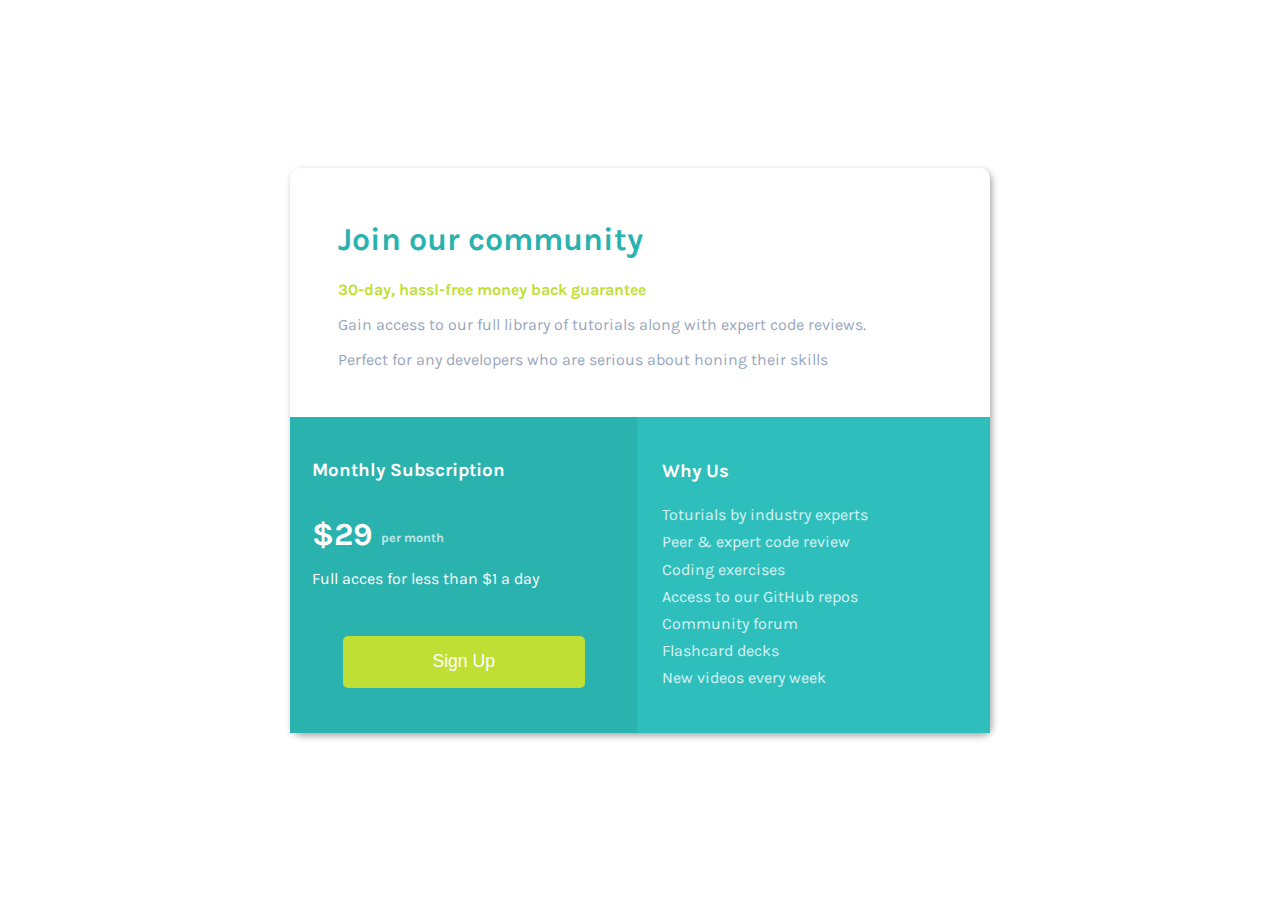
<file: Frontendmentor - Single Price Grid Component Master/index.html>
<html>
    <head>
        <meta charset="UTF-8">
        <meta name="viewport" content="width=device-width, initial-scale=1.0"> 

        <link rel="preconnect" href="https://fonts.googleapis.com" />
        <link rel="preconnect" href="https://fonts.gstatic.com" crossorigin />
        <link href="https://fonts.googleapis.com/css2?family=Karla:wght@400;700&family=Roboto&display=swap" rel="stylesheet" />
        <link rel="stylesheet" href="./style.css" />

        <link rel="icon" type="image/png" sizes="32x32" href="./images/favicon-32x32.png">
  
        <title>Frontend Mentor | Single Price Grid Component</title>
        <style>
            .attribution { font-size: 11px; text-align: center; }
            .attribution a { color: hsl(228, 45%, 44%); }
        </style>
    </head>
    <body>
        <main>
            <div id="card">
                <div id="top-container">
                    <div id="heading">
                        <h1>Join our community</h1>
                        <h4>30-day, hassl-free money back guarantee</h4>
                    </div>
                    <div id="bot">
                        <p>Gain access to our full library of tutorials along with expert code reviews.</p>
                        <p>Perfect for any developers who are serious about honing their skills</p>
                    </div>
                </div>
                <div id="box-container">
                    <div id="box-1">
                        <h3>Monthly Subscription</h3>
                        <p class="price-container"><span id="price">$29</span><span id="month">  per month</span></p>
                        <p class="box-1-text">Full acces for less than $1 a day</p>
                        <button id="signup-button">Sign Up</button>
                    </div>
                    <div id="box-2">
                        <h3>Why Us</h3>
                        <ul>
                            <li>Toturials by industry experts</li>
                            <li>Peer & expert code review</li>
                            <li>Coding exercises</li>
                            <li>Access to our GitHub repos</li>
                            <li>Community forum</li>
                            <li>Flashcard decks</li>
                            <li>New videos every week</li>
                        </ul>
                    </div>
                </div>
            </div>    
        </main>
    </body>
</html>
</file>
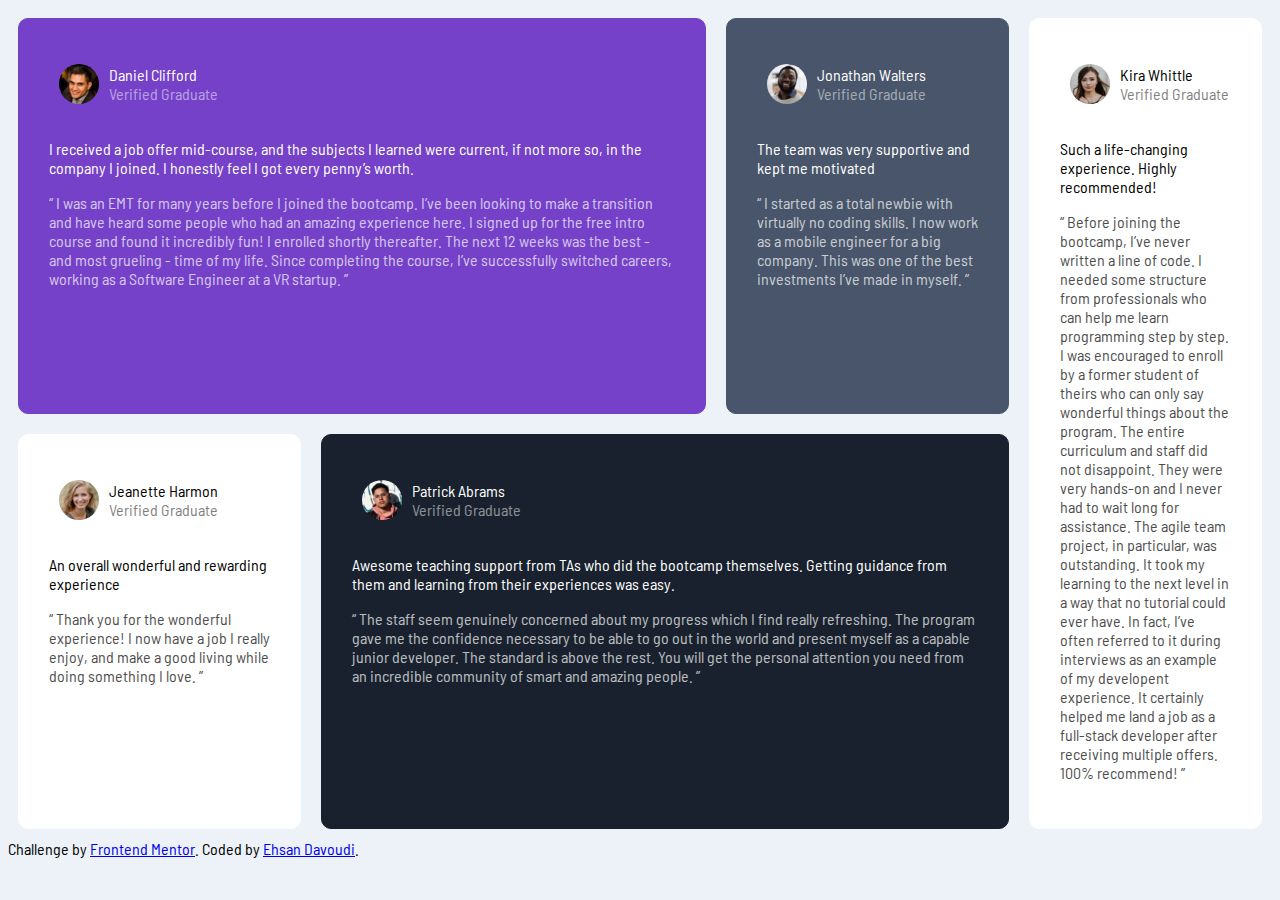
<file: Frontendmentor - Testimonials grid section/index.html>
<!DOCTYPE html>
<html lang="en">
  <head>
    <meta charset="UTF-8" />
    <meta name="viewport" content="width=device-width, initial-scale=1.0" />
    <!-- displays site properly based on user's device -->
    <link rel="preconnect" href="https://fonts.googleapis.com" />
    <link rel="preconnect" href="https://fonts.gstatic.com" crossorigin />
    <link
      href="https://fonts.googleapis.com/css2?family=Barlow+Semi+Condensed:wght@500;600&display=swap"
      rel="stylesheet"
    />
    <link
      rel="icon"
      type="image/png"
      sizes="32x32"
      href="./images/favicon-32x32.png"
    />
    <link rel="stylesheet" href="style.css" />
    <title>Frontend Mentor | [Challenge Name Here]</title>

    <!-- Feel free to remove these styles or customise in your own stylesheet 👍 -->
  </head>
  <body>
    <div class="body-count">
      <div class="w-min">
        <div class="top-count">
          <div class="top-left">
            <div class="Men" id="DC">
              <div class="tex-count">
                <div class="prof">
                  <img src="images/image-daniel.jpg" />
                  <p>Daniel Clifford
                  
                  <span>Verified Graduate</span></p>
                </div>
                
                <p>
                  I received a job offer mid-course, and the subjects I learned were
                  current, if not more so, in the company I joined. I honestly feel I
                  got every penny’s worth.
                </p>
                
                <p class="review">
                  “ I was an EMT for many years before I joined the bootcamp. I’ve
                  been looking to make a transition and have heard some people who had
                  an amazing experience here. I signed up for the free intro course
                  and found it incredibly fun! I enrolled shortly thereafter. The next
                  12 weeks was the best - and most grueling - time of my life. Since
                  completing the course, I’ve successfully switched careers, working
                  as a Software Engineer at a VR startup. ”
                </p>
              </div>
            </div>
          </div>
          <div class="top-right">
            <div class="Men" id="JW">
              <div class="tex-count">
                <div class="prof">
                  <img src="images/image-jonathan.jpg" />
                  <p>Jonathan Walters
                  <span>Verified Graduate</span></p>
                </div>
                
                <p>The team was very supportive and kept me motivated</p>
                
                <p class="review">
                  “ I started as a total newbie with virtually no coding skills. I
                  now work as a mobile engineer for a big company. This was one of
                  the best investments I’ve made in myself. ”
                </p>
              </div>
            </div>
          </div>  
        </div>
        <div class="bot-count">
          <div class="bot-left">
            <div class="Women" id="JH">
              <div class="tex-count">
                <div class="prof">
                  <img src="images/image-jeanette.jpg" />
                  <p>Jeanette Harmon
                  <span>Verified Graduate</span></p>
                </div>  
                <p>An overall wonderful and rewarding experience</p>
                    
                <p class="review">
                “ Thank you for the wonderful experience! I now have a job I
                really enjoy, and make a good living while doing something I love.
                ”
                </p>
              </div>
            </div>
          </div>
          <div class="bot-right">
            <div class="Men" id="PA">
              <div class="tex-count">
                <div class="prof">
                  <img src="images/image-patrick.jpg" />
                  <p>Patrick Abrams
                  <span>Verified Graduate</span></p>
                </div>  
                <p>
                Awesome teaching support from TAs who did the bootcamp themselves.
                Getting guidance from them and learning from their experiences was
                easy.
                </p>
                  
                <p class="review">
                “ The staff seem genuinely concerned about my progress which I
                find really refreshing. The program gave me the confidence
                necessary to be able to go out in the world and present myself as
                a capable junior developer. The standard is above the rest. You
                will get the personal attention you need from an incredible
                community of smart and amazing people. ”
                </p>
              </div>
            </div>
          </div>    
        </div>
      </div>
      <div class="w-max">  
        <div class="right-side-count">
          <div class="Women" id="KW">
            <div class="tex-count">
              <div class="prof">
                <img src="images/image-kira.jpg" />
                <p>Kira Whittle
                <span>Verified Graduate</span></p>
              </div>
              <p>Such a life-changing experience. Highly recommended!</p>
              
              <p class="review">
                “ Before joining the bootcamp, I’ve never written a line of code. I
                needed some structure from professionals who can help me learn
                programming step by step. I was encouraged to enroll by a former
                student of theirs who can only say wonderful things about the
                program. The entire curriculum and staff did not disappoint. They
                were very hands-on and I never had to wait long for assistance. The
                agile team project, in particular, was outstanding. It took my
                learning to the next level in a way that no tutorial could ever
                have. In fact, I’ve often referred to it during interviews as an
                example of my developent experience. It certainly helped me land a
                job as a full-stack developer after receiving multiple offers. 100%
                recommend! ”
              </p>
            </div>
          </div>
        </div>
      </div>
    </div>

    <div class="attribution">
      Challenge by
      <a href="https://www.frontendmentor.io?ref=challenge" target="_blank"
        >Frontend Mentor</a
      >. Coded by <a href="#">Ehsan Davoudi</a>.
    </div>
  </body>
</html>
</file>
<file: Frontendmentor - Single Price Grid Component Master/style.css>
html {
    font-family: 'Karla', sans-serif;
    font-weight: 400;
    font-size: 16px;
}

main {
    padding: 20px;
    display: flex;
    justify-content: center;
    align-items: center;
    padding-block: 10rem;
}

#card {
    box-shadow: 2px 3px 7px 0px rgba(0, 0, 0, 0.35);
    border-radius: 10px;
    width: 700px;
}

#top-container, #box-container {
    display: inline-block;
}

#top-container {
    width: 100%;
    height: 40%;
    padding-inline: 3rem;
    padding-block: 2rem;
}

#box-container {
    width: 100%;
    height: 60%;
    display: flex;
    color: white;
}

#heading h1 {
    color: hsl(179, 62%, 43%);
    margin-bottom: 20px;
}

#heading h4 {
    color: hsl(71, 73%, 54%);
    margin-bottom: 10px;
}

#bot p {
    color: #98a6bd;
}

#box-1 {
    width: 50%;
    vertical-align: top;
    background-color: #2ab2af;
    padding-inline: 1.4em;
    display: flex;
    flex-direction: column;
    gap: 1rem;
    justify-content: center;
    align-items: flex-start;
}

#box-2 {
    width: 50%;
    background-color: #2ebfbd;
    vertical-align: top;
    padding: 25px;
}

#box-1 h3 {
    margin-bottom: 0.5em;
}

.price-container {
    font-size: 2rem;
    font-weight: 700;
    margin-bottom: 0;
    margin-top: 0.3em;
}

.box-1-text {
    font-size: 1rem;
    margin-block-start: 0;
    margin-block-end: 2em;
}

#price {
    font-weight: 700;
    font-size: 2rem;
}

#month {
    position: relative;
    top: -3px;
    font-size: 0.8rem;
    opacity: 0.7;
    margin-left: 5px;
}

#signup-button {
    color: white;
    background-color: #c0df34;
    border: none;
    width: 80%;
    height: 3em;
    border-radius: 5px;
    text-align: center;
    align-self: center;
    margin-bottom: 1.2em;
    font-size: 1.1rem;
}

#signup-button:hover {
    cursor: pointer;
    background-color: #a9c42d;
    transform: scale(1.1);
}

ul {
    padding: 0;
    list-style: none;
    font-size: 1rem;
    opacity: 0.8;
}

li {
    line-height: 1.7rem;
}
</file>
<file: Frontendmentor - Testimonials grid section/style.css>
html {
    display: flex;
    font-family: 'Barlow Semi Condensed', sans-serif;
    background-color: hsl(210, 46%, 95%);
}

body {
    display: flex;
    flex-direction: column;    
}

.body-count{
    display: flex;
}

.w-min {
    display: flex;
    flex-direction: column;
    width: 80%;
}

.w-max {
    display: flex;
    flex-direction: column;
    width: 20%;
    align-content: flex-start;
}

.top-count {
    display: flex;
    align-items: flex-end;
    flex: 50%;
}

.bot-count {
    display: flex;
    flex: 50%;
    align-self: flex-start;
}

.top-left {
    display: flex;
    flex: 70%;
    height: 100%;
}

.top-right {
    display: flex;
    flex: 30%;
    height: 100%;
}

.bot-right {
    display: flex;
    flex: 70%;
    height: 100%;
}

.bot-left {
    display: flex;
    flex: 30%;
    height: 100%;
}

.right-side-count {
    display: flex;
    flex: 100%;
}

.Men {
    color: white;
}

.Women {
    color: black;
}

.prof {
    display: flex;
    align-items: center;
    margin-bottom: 20px;
    position: relative;
}

img {
    padding: 10px;
    width: 40px;
    height: 40px;
    border-radius: 50%;
}

span {
    display: block;
    opacity: 50%;
}

.review {
    opacity: 70%;
}

#DC {
    border: 1px solid hsl(263, 55%, 52%);
    border-radius: 10px;
    background-color: hsl(263, 55%, 52%);
    flex: 3;
    padding: 30px;
    margin: 10px;
}

#JW {
    border: 1px solid hsl(217, 19%, 35%);
    border-radius: 10px;
    background-color: hsl(217, 19%, 35%);width: 75%;
    flex: 1;
    padding: 30px;
    margin: 10px;
}

#JH {
    border: 1px solid hsl(0, 0%, 100%);
    border-radius: 10px;
    background-color: hsl(0, 0%, 100%);
    flex-basis: 1;
    padding: 30px;
    margin: 10px;
}

#PA {
    border: 1px solid hsl(219, 29%, 14%);
    border-radius: 10px;
    background-color: hsl(219, 29%, 14%);
    flex-basis: 3;
    padding: 30px;
    margin: 10px;
}

#KW {
    border: 1px solid hsl(0, 0%, 100%);
    border-radius: 10px;
    background-color: hsl(0, 0%, 100%);
    flex: 1;
    padding: 30px;
    margin: 10px;
}

@media (max-width: 576px) {
    .body-count,
    .right-side-count,
    .top-count,
    .bot-count,
    .w-min,
    .w-max {
        display: block;
        width: fit-content;
    }
}
</file>
